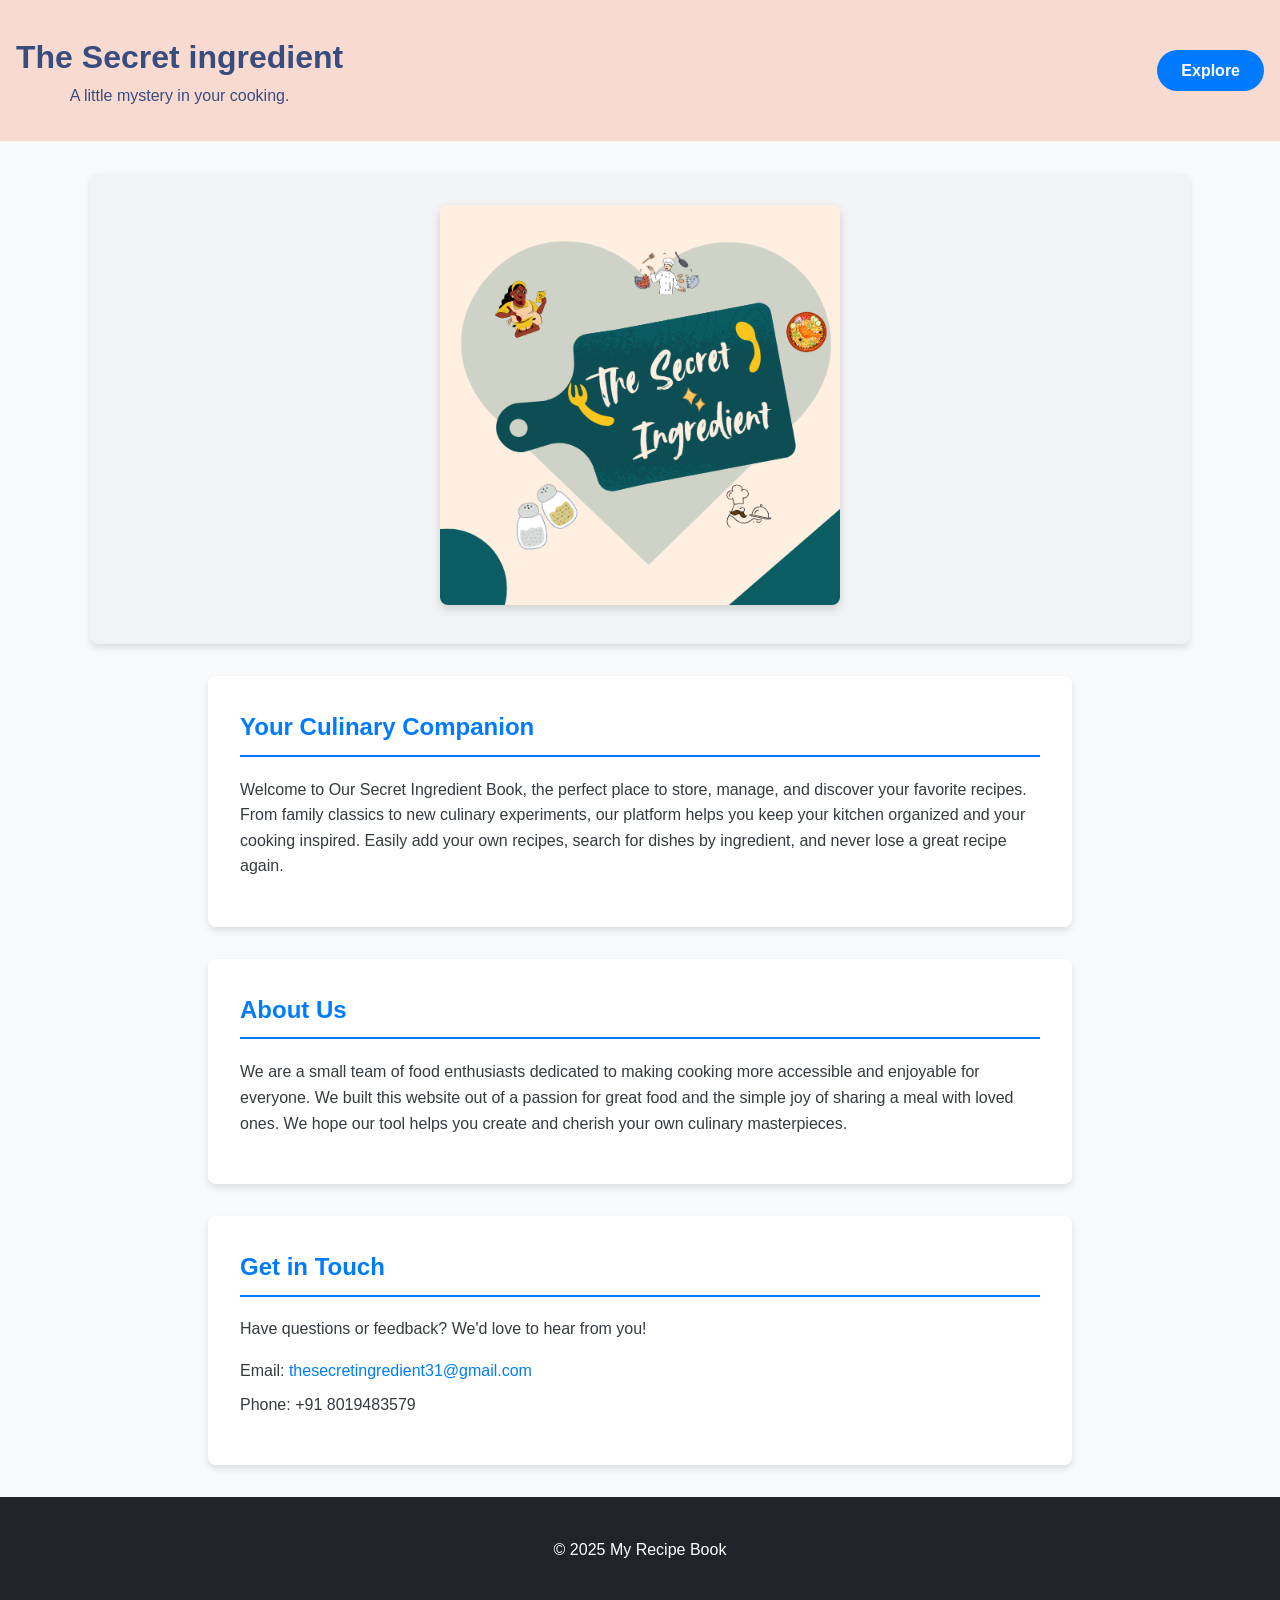
<file: index.html>
<!DOCTYPE html>
<html lang="en">
<head>
    <meta charset="UTF-8">
    <meta name="viewport" content="width=device-width, initial-scale=1.0">
    <title>Recipe Book</title>
    <link rel="stylesheet" href="./style.css">
</head>
<body>

    <header class="main-header">
        <div class="header-text-container">
            <h1>The Secret ingredient</h1>
            <p>A little mystery in your cooking.</p>
        </div>
        <nav>
            <a href="./Recipes.html" class="nav-button">Explore</a>
        </nav>
    </header>

    <main class="landing-page">
        <section class="landing-page-section">
            <div class="landing-page-content">
                <img src="images/Logo.png" alt="Delicious Food Poster" class="landing-page-image">
            </div>
        </section>

        
        <section class="details-section">
            <h2>Your Culinary Companion</h2>
            <p>Welcome to Our Secret Ingredient Book, the perfect place to store, manage, and discover your favorite recipes. From family classics to new culinary experiments, our platform helps you keep your kitchen organized and your cooking inspired. Easily add your own recipes, search for dishes by ingredient, and never lose a great recipe again.</p>
        </section>

        <section class="about-us-section">
            <h2>About Us</h2>
            <p>We are a small team of food enthusiasts dedicated to making cooking more accessible and enjoyable for everyone. We built this website out of a passion for great food and the simple joy of sharing a meal with loved ones. We hope our tool helps you create and cherish your own culinary masterpieces.</p>
        </section>

        <section class="contact-section">
            <h2>Get in Touch</h2>
            <p>Have questions or feedback? We'd love to hear from you!</p>
            <ul>
                <li>Email: <a href="mailto:thesecretingredient31@gmail.com">thesecretingredient31@gmail.com</a></li>
                <li>Phone: +91 8019483579</li>
            </ul>
        </section>
    </main>

    <footer>
        <p>&copy; 2025 My Recipe Book</p>
    </footer>

</body>

</html>
</file>
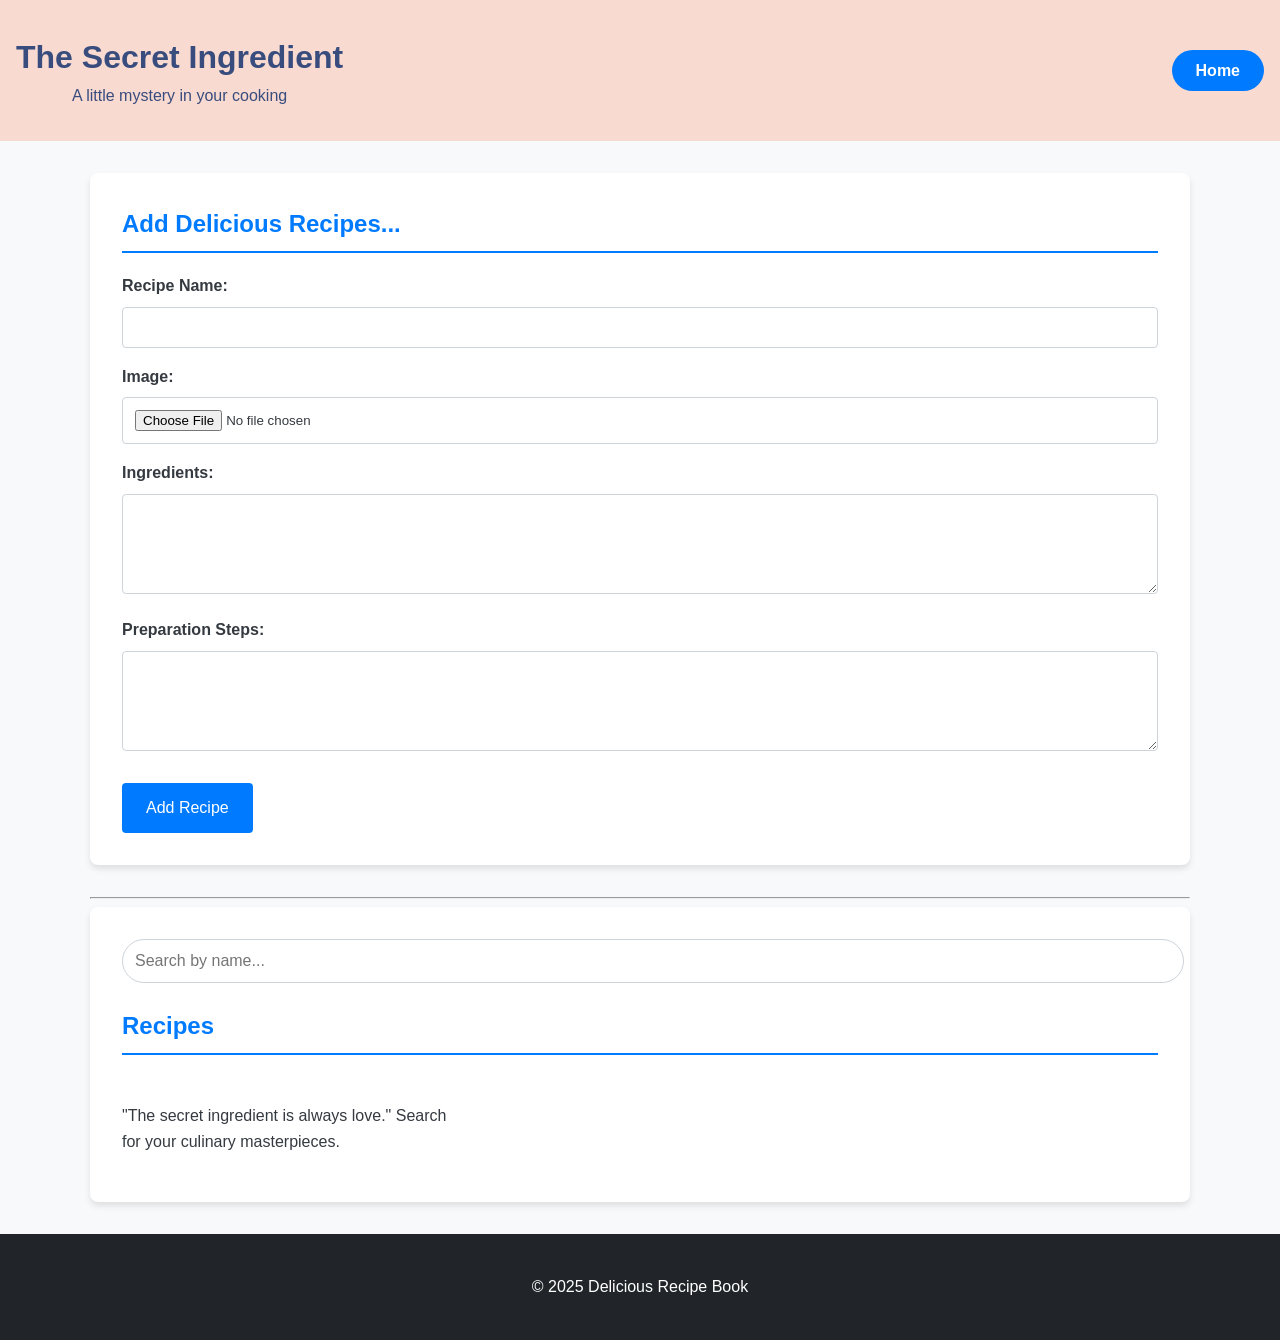
<file: Recipes.html>
<!DOCTYPE html>
<html lang="en">
<head>
    <meta charset="UTF-8">
    <meta name="viewport" content="width=device-width, initial-scale=1.0">
    <title>Recipe Book</title>
    <link rel="stylesheet" href="style.css">
</head>
<body>
    <header class="main-header">
        <div class="header-text-container">
            <h1>The Secret Ingredient</h1>
            <p>A little mystery in your cooking</p>
        </div>
        <nav>
            <a href="index.html" class="nav-button">Home</a>
        </nav>
    </header>

    <main>
        <section id="addRecipe">
            <h2>
                Add Delicious Recipes...
            </h2>
            <form id="recipeForm">
                <label for="recipeName">Recipe Name:</label>
                <input type="text" id="recipeName" required>

                <label for="recipeImage">Image:</label>
                <input type="file" id="recipeImage" accept="image/*" required>

                <label for="recipeIngredients">Ingredients:</label>
                <textarea id="recipeIngredients" required></textarea>

                <label for="recipeSteps">Preparation Steps:</label>
                <textarea id="recipeSteps" required></textarea>

                <button type="submit" class="Recipebutton">Add Recipe</button>
            </form>
        </section>

        <hr>

        <section id="viewRecipes">
            <div class="search-recipes">
                <input type="text" id="searchBar" placeholder="Search by name...">
            </div>

            <h2>Recipes</h2>
            <div id="recipeList" class="recipe-grid"></div>
        </section>
    </main>

    <footer>
        <p>&copy; 2025 Delicious Recipe Book</p>
    </footer>

    <div id="recipeModal" class="modal">
        <div class="modal-content">
            <span class="close-button">&times;</span>
            <div id="modalDetails">
            </div>
        </div>
    </div>

    <script src="script.js"></script>
</body>
</html>
</file>
<file: style.css>
body {
   font-family: Arial, sans-serif;
    background-color: #f8f9fa;
    color: #343a40;
    margin: 0;
    line-height: 1.6;
}

/* Global Header Styles */
.main-header {
    background-color: #f9dad0;
    color: rgb(56, 76, 126);
    padding: 2rem 1rem;
    display: flex;
    justify-content: space-between;
    align-items: center;
    
}

.header-text-container {
    text-align: center;
}

.main-header h1 {
    margin: 0;
    font-size: 2rem;
}

.main-header p {
    margin: 0;
    font-size: 1rem;
}

.nav-button {
    background-color: #007bff;
    color: #fff;
    text-decoration: none;
    padding: 0.75rem 1.5rem;
    border-radius: 50px;
    transition: background-color 0.3s;
    font-weight: bold;
}

.nav-button:hover {
    background-color: #0056b3;
}

main {
    max-width: 1100px;
    margin: 2rem auto;
    padding: 0 1rem;
}

section {
    background-color: #fff;
    padding: 2rem;
    border-radius: 8px;
    box-shadow: 0 4px 6px rgba(0,0,0,0.1);
    margin-bottom: 2rem;
}

h2 {
    color: #007bff;
    margin-top: 0;
    border-bottom: 2px solid #007bff;
    padding-bottom: 0.5rem;
}

/* Form Styles */
#recipeForm label {
    display: block;
    margin-top: 1rem;
    font-weight: bold;
}

#recipeForm input, #recipeForm textarea {
    width: 100%;
    padding: 0.75rem;
    margin-top: 0.5rem;
    border: 1px solid #ced4da;
    border-radius: 4px;
    box-sizing: border-box;
}

#recipeForm textarea {
    min-height: 100px;
}

#recipeForm button {
    background-color: #007bff;
    color: #fff;
    border: none;
    padding: 1rem 1.5rem;
    border-radius: 4px;
    cursor: pointer;
    margin-top: 1.5rem;
    font-size: 1rem;
    transition: background-color 0.3s ease;
}

#recipeForm button:hover {
    background-color: #0056b3;
}

/* Recipe Grid and Cards */
.search-recipes {
    margin-bottom: 1.5rem;
}

#searchBar {
    width: 100%;
    padding: 0.75rem;
    border: 1px solid #ced4da;
    border-radius: 25px;
    font-size: 1rem;
}

.recipe-grid {
    display: grid;
    grid-template-columns: repeat(auto-fill, minmax(280px, 1fr));
    gap: 20px;
    margin-top: 2rem;
}

.recipe-card {
    background-color: #f1f3f5;
    border-radius: 8px;
    overflow: hidden;
    box-shadow: 0 2px 4px rgba(0,0,0,0.05);
    cursor: pointer;
    transition: transform 0.2s, box-shadow 0.2s;
    position: relative;
}

.recipe-card:hover {
    transform: translateY(-5px);
    box-shadow: 0 6px 10px rgba(0,0,0,0.1);
}

.delete-button {
    position: absolute;
    top: 10px;
    right: 10px;
    background: rgba(255, 0, 0, 0.7);
    color: #fff;
    border: none;
    border-radius: 50%;
    width: 20px;
    height: 20px;
    font-size: 1rem;
    font-weight: normal;
    cursor: pointer;
    text-align: center;
    line-height: 20px;
    z-index: 20px;
    opacity: 0;
    transition: opacity 0.3s ease-in-out;
}

.recipe-card:hover .delete-button {
    opacity: 1;
}

.delete-button:hover {
    background: #ff0000;
}

.recipe-card img {
    width: 100%;
    height: 200px;
    object-fit: cover;
}

.recipe-card h3 {
    padding: 1rem;
    margin: 0;
    font-size: 1.25rem;
    color: #495057;
}
/* Modal Styles */
.modal {
    display: none;
    position: fixed;
    z-index: 1000;
    left: 0;
    top: 0;
    width: 100%;
    height: 100%;
    overflow: auto;
    background-color: rgba(0,0,0,0.4);
    padding-top: 60px;
}

.modal-content {
    background-color: #fefefe;
    margin: 5% auto;
    padding: 2rem;
    border: 1px solid #888;
    width: 90%;
    max-width: 700px;
    border-radius: 8px;
    position: relative;
    box-shadow: 0 5px 15px rgba(0,0,0,0.3);
}

.close-button {
    color: #aaa;
    float: right;
    font-size: 28px;
    font-weight: bold;
    cursor: pointer;
}

.close-button:hover, .close-button:focus {
    color: #000;
    text-decoration: none;
}

#modalDetails img {
    max-width: 100%;
    height: auto;
    border-radius: 8px;
    margin-bottom: 1rem;
}

#modalDetails h3 {
    color: #007bff;
}

#modalDetails ul, #modalDetails p {
    margin-bottom: 1.5rem;
}

footer {
    text-align: center;
    padding: 1.5rem 0;
    background-color: #212529;
    color: #fff;
}

/* Landing Page Specific Styles */
.landing-page-section {
    background-color: #f1f3f5;
    padding: 2rem 1rem;
    text-align: center;
}

.landing-page-image {
    max-width: 100%;
    max-height: 400px;
    object-fit:cover;
    border-radius: 8px;
    box-shadow: 0 4px 10px rgba(0,0,0,0.15);
    cursor: pointer;
    transition: 1.5s ease, filter 0.5s ease;
}

.details-section, .about-us-section, .contact-section {
    background-color: #fff;
    padding: 2rem;
    border-radius: 8px;
    box-shadow: 0 4px 6px rgba(0,0,0,0.1);
    margin: 2rem auto;
    max-width: 800px;
}

.details-section h2, .about-us-section h2, .contact-section h2 {
    color: #007bff;
    margin-top: 0;
}

.contact-section ul {
    list-style: none;
    padding: 0;
}

.contact-section li {
    margin-bottom: 0.5rem;
}

.contact-section a {
    color: #007bff;
    text-decoration: none;
}

.contact-section a:hover {
    text-decoration: underline;
}
</file>
